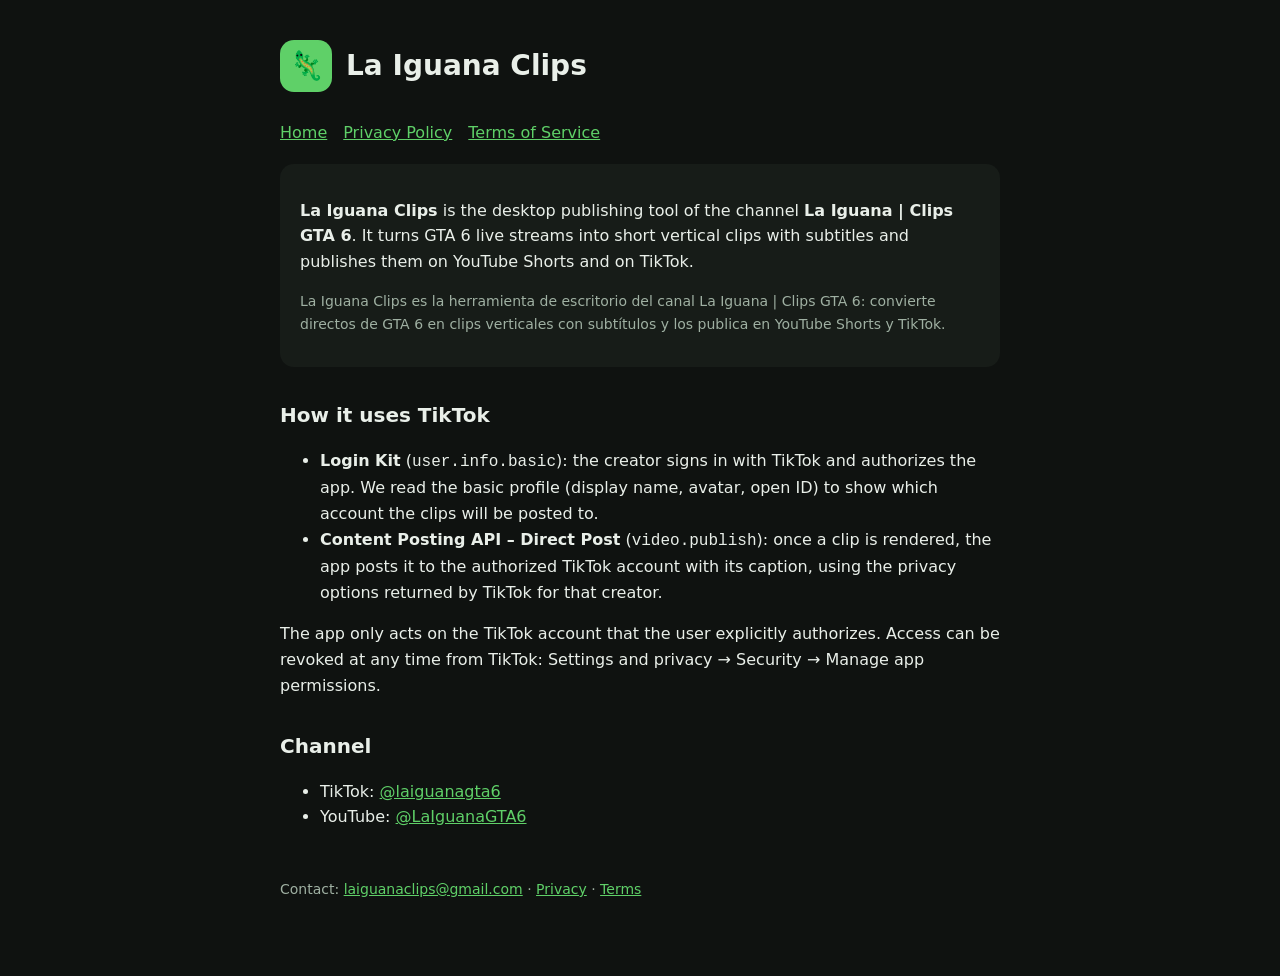
<file: index.html>
<!DOCTYPE html>
<html lang="en">
<head>
<meta charset="utf-8">
<meta name="viewport" content="width=device-width,initial-scale=1">
<title>La Iguana Clips</title>
<link rel="stylesheet" href="style.css">
</head>
<body>
<main>
<header><div class="logo">🦎</div><h1>La Iguana Clips</h1></header>
<nav><a href="./">Home</a><a href="privacy.html">Privacy Policy</a><a href="terms.html">Terms of Service</a></nav>

<div class="card">
<p><strong>La Iguana Clips</strong> is the desktop publishing tool of the channel <strong>La Iguana | Clips GTA 6</strong>. It turns GTA 6 live streams into short vertical clips with subtitles and publishes them on YouTube Shorts and on TikTok.</p>
<p class="mut">La Iguana Clips es la herramienta de escritorio del canal La Iguana | Clips GTA 6: convierte directos de GTA 6 en clips verticales con subtítulos y los publica en YouTube Shorts y TikTok.</p>
</div>

<h2>How it uses TikTok</h2>
<ul>
<li><strong>Login Kit</strong> (<code>user.info.basic</code>): the creator signs in with TikTok and authorizes the app. We read the basic profile (display name, avatar, open ID) to show which account the clips will be posted to.</li>
<li><strong>Content Posting API – Direct Post</strong> (<code>video.publish</code>): once a clip is rendered, the app posts it to the authorized TikTok account with its caption, using the privacy options returned by TikTok for that creator.</li>
</ul>
<p>The app only acts on the TikTok account that the user explicitly authorizes. Access can be revoked at any time from TikTok: Settings and privacy → Security → Manage app permissions.</p>

<h2>Channel</h2>
<ul>
<li>TikTok: <a href="https://www.tiktok.com/@laiguanagta6">@laiguanagta6</a></li>
<li>YouTube: <a href="https://www.youtube.com/@LaIguanaGTA6">@LaIguanaGTA6</a></li>
</ul>

<footer>Contact: <a href="mailto:laiguanaclips@gmail.com">laiguanaclips@gmail.com</a> · <a href="privacy.html">Privacy</a> · <a href="terms.html">Terms</a></footer>
</main>
</body>
</html>
</file>
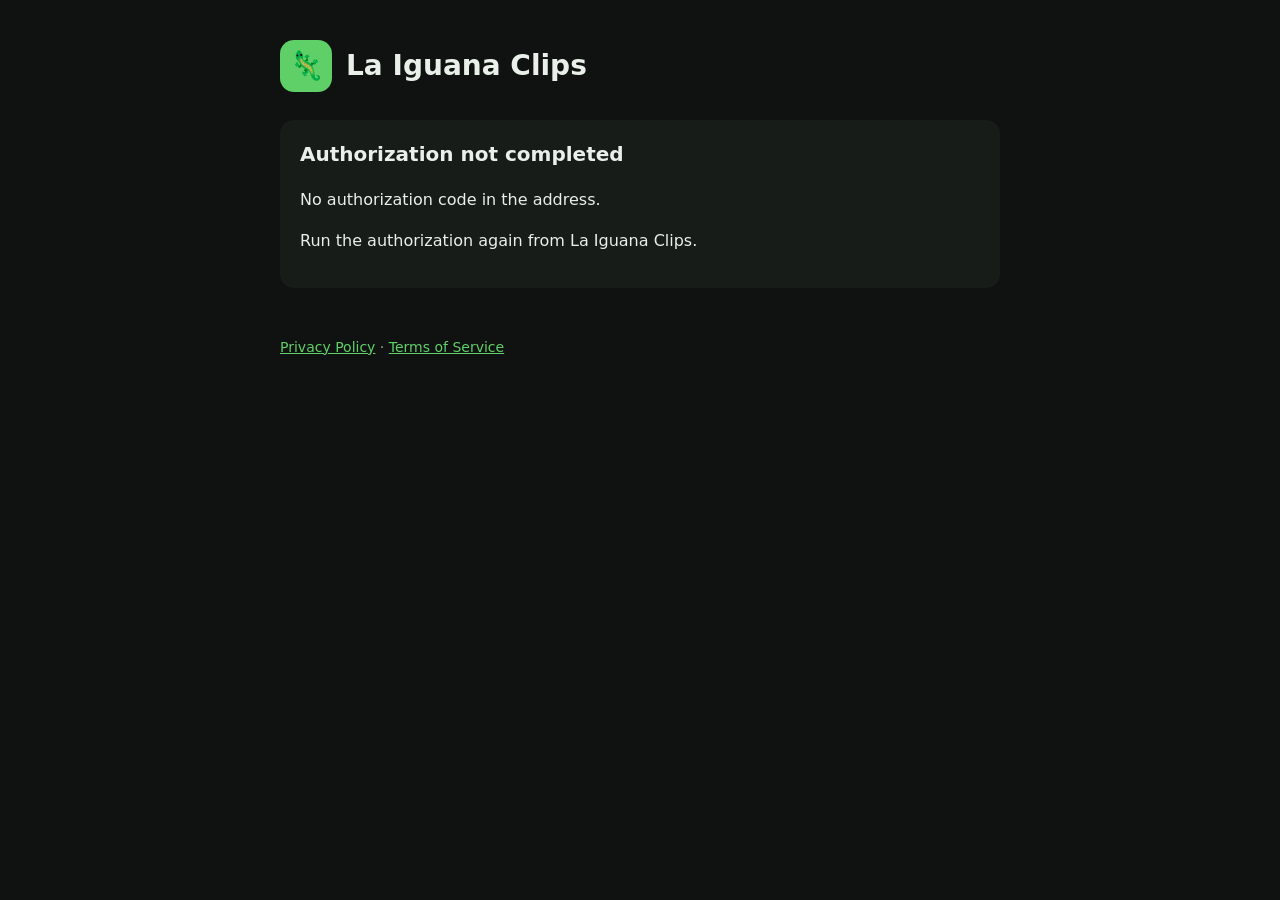
<file: callback.html>
<!DOCTYPE html>
<html lang="en">
<head>
<meta charset="utf-8">
<meta name="viewport" content="width=device-width,initial-scale=1">
<title>TikTok connected – La Iguana Clips</title>
<link rel="stylesheet" href="./style.css">
</head>
<body>
<main>
<header><div class="logo">🦎</div><h1>La Iguana Clips</h1></header>
<div class="card" id="ok" hidden>
<h2 style="margin-top:0">✅ TikTok authorization received</h2>
<p>Copy this address and paste it into the La Iguana Clips window to finish connecting your account.</p>
<p class="mut">Copia esta dirección y pégala en la ventana de La Iguana Clips para terminar de conectar tu cuenta.</p>
<textarea id="url" readonly></textarea>
<p><button id="copy">Copy / Copiar</button> <span id="done" class="mut"></span></p>
</div>
<div class="card" id="err" hidden>
<h2 style="margin-top:0">Authorization not completed</h2>
<p id="errmsg"></p>
<p>Run the authorization again from La Iguana Clips.</p>
</div>
<footer><a href="./privacy.html">Privacy Policy</a> · <a href="./terms.html">Terms of Service</a></footer>
</main>
<script>
const q = new URLSearchParams(location.search);
if (q.get('code')) {
  document.getElementById('ok').hidden = false;
  // Si el panel de La Iguana Clips está abierto en este PC, le pasamos la autorización directamente.
  fetch('http://127.0.0.1:8765/api/estado', {mode: 'no-cors'})
    .then(() => location.replace('http://127.0.0.1:8765/callback' + location.search))
    .catch(() => {});
  const t = document.getElementById('url'); t.value = location.href;
  document.getElementById('copy').onclick = async () => {
    try { await navigator.clipboard.writeText(location.href); } catch (e) { t.select(); document.execCommand('copy'); }
    document.getElementById('done').textContent = 'Copied ✓';
  };
} else {
  document.getElementById('err').hidden = false;
  document.getElementById('errmsg').textContent = q.get('error_description') || q.get('error') || 'No authorization code in the address.';
}
</script>
</body>
</html>
</file>
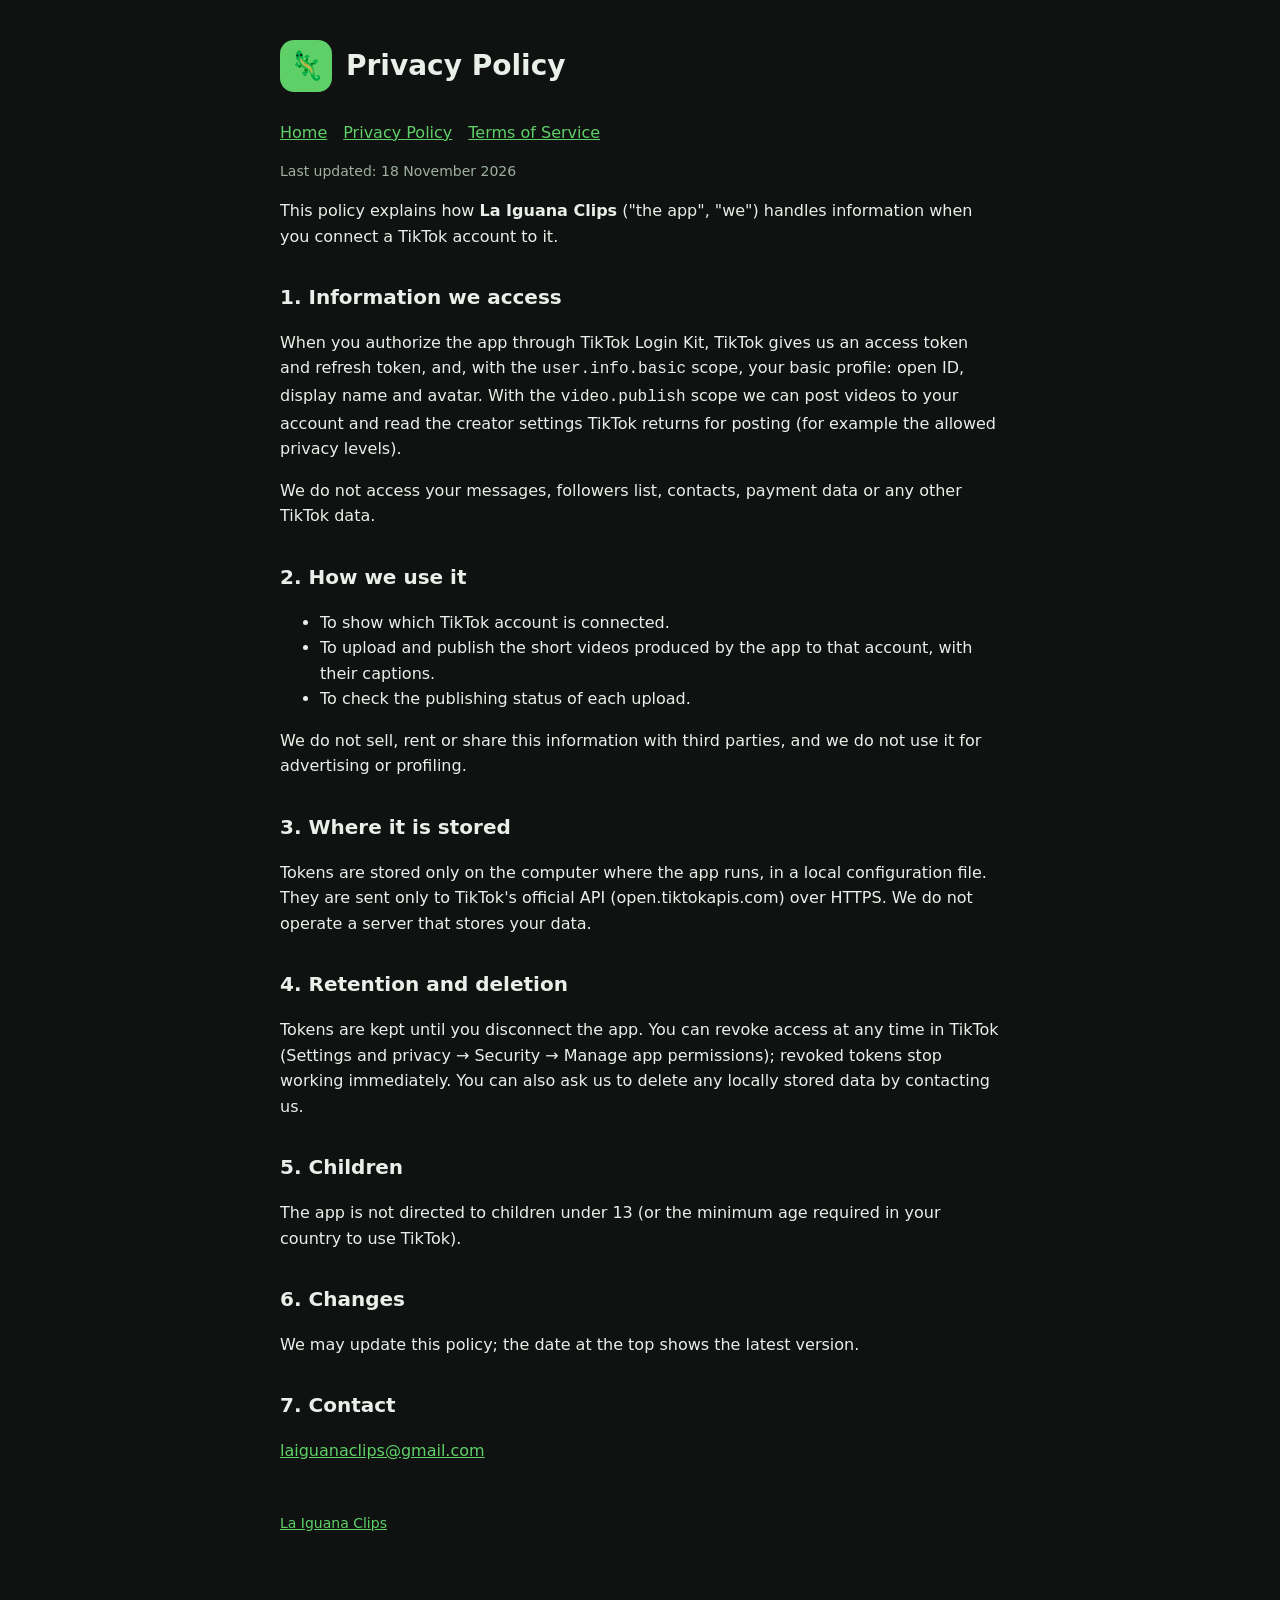
<file: privacy.html>
<!DOCTYPE html>
<html lang="en">
<head>
<meta charset="utf-8">
<meta name="viewport" content="width=device-width,initial-scale=1">
<title>Privacy Policy – La Iguana Clips</title>
<link rel="stylesheet" href="style.css">
</head>
<body>
<main>
<header><div class="logo">🦎</div><h1>Privacy Policy</h1></header>
<nav><a href="./">Home</a><a href="privacy.html">Privacy Policy</a><a href="terms.html">Terms of Service</a></nav>
<p class="mut">Last updated: 18 November 2026</p>

<p>This policy explains how <strong>La Iguana Clips</strong> ("the app", "we") handles information when you connect a TikTok account to it.</p>

<h2>1. Information we access</h2>
<p>When you authorize the app through TikTok Login Kit, TikTok gives us an access token and refresh token, and, with the <code>user.info.basic</code> scope, your basic profile: open ID, display name and avatar. With the <code>video.publish</code> scope we can post videos to your account and read the creator settings TikTok returns for posting (for example the allowed privacy levels).</p>
<p>We do not access your messages, followers list, contacts, payment data or any other TikTok data.</p>

<h2>2. How we use it</h2>
<ul>
<li>To show which TikTok account is connected.</li>
<li>To upload and publish the short videos produced by the app to that account, with their captions.</li>
<li>To check the publishing status of each upload.</li>
</ul>
<p>We do not sell, rent or share this information with third parties, and we do not use it for advertising or profiling.</p>

<h2>3. Where it is stored</h2>
<p>Tokens are stored only on the computer where the app runs, in a local configuration file. They are sent only to TikTok's official API (open.tiktokapis.com) over HTTPS. We do not operate a server that stores your data.</p>

<h2>4. Retention and deletion</h2>
<p>Tokens are kept until you disconnect the app. You can revoke access at any time in TikTok (Settings and privacy → Security → Manage app permissions); revoked tokens stop working immediately. You can also ask us to delete any locally stored data by contacting us.</p>

<h2>5. Children</h2>
<p>The app is not directed to children under 13 (or the minimum age required in your country to use TikTok).</p>

<h2>6. Changes</h2>
<p>We may update this policy; the date at the top shows the latest version.</p>

<h2>7. Contact</h2>
<p><a href="mailto:laiguanaclips@gmail.com">laiguanaclips@gmail.com</a></p>

<footer><a href="./">La Iguana Clips</a></footer>
</main>
</body>
</html>
</file>
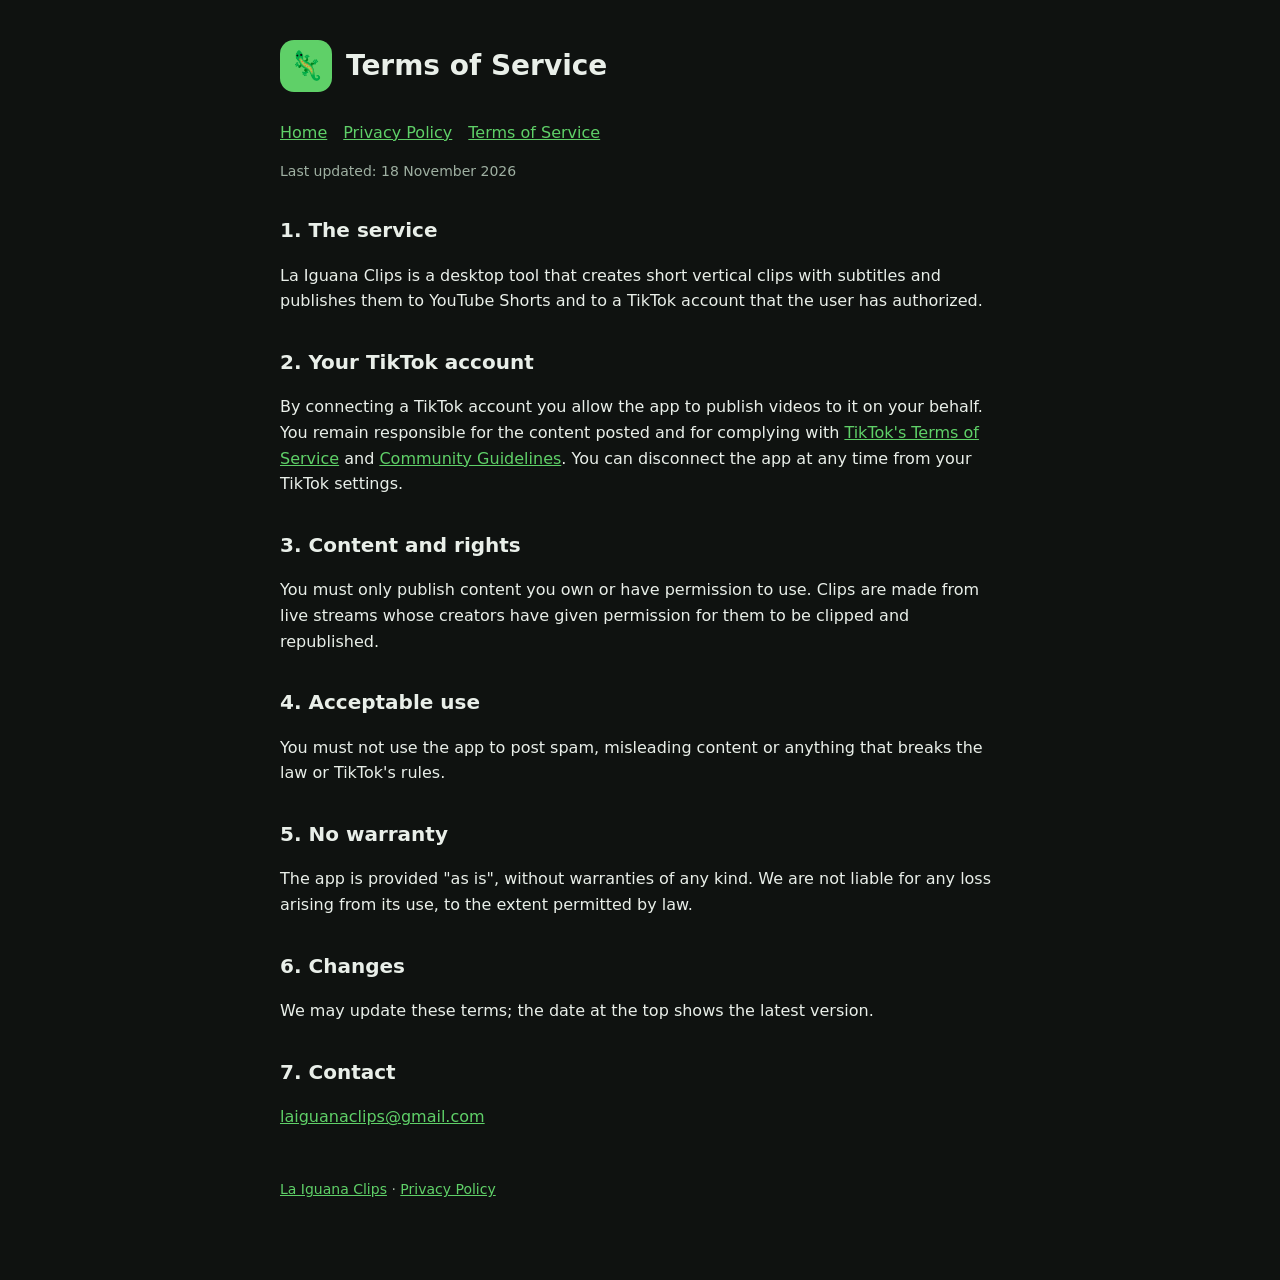
<file: terms.html>
<!DOCTYPE html>
<html lang="en">
<head>
<meta charset="utf-8">
<meta name="viewport" content="width=device-width,initial-scale=1">
<title>Terms of Service – La Iguana Clips</title>
<link rel="stylesheet" href="style.css">
</head>
<body>
<main>
<header><div class="logo">🦎</div><h1>Terms of Service</h1></header>
<nav><a href="./">Home</a><a href="privacy.html">Privacy Policy</a><a href="terms.html">Terms of Service</a></nav>
<p class="mut">Last updated: 18 November 2026</p>

<h2>1. The service</h2>
<p>La Iguana Clips is a desktop tool that creates short vertical clips with subtitles and publishes them to YouTube Shorts and to a TikTok account that the user has authorized.</p>

<h2>2. Your TikTok account</h2>
<p>By connecting a TikTok account you allow the app to publish videos to it on your behalf. You remain responsible for the content posted and for complying with <a href="https://www.tiktok.com/legal/terms-of-service">TikTok's Terms of Service</a> and <a href="https://www.tiktok.com/community-guidelines">Community Guidelines</a>. You can disconnect the app at any time from your TikTok settings.</p>

<h2>3. Content and rights</h2>
<p>You must only publish content you own or have permission to use. Clips are made from live streams whose creators have given permission for them to be clipped and republished.</p>

<h2>4. Acceptable use</h2>
<p>You must not use the app to post spam, misleading content or anything that breaks the law or TikTok's rules.</p>

<h2>5. No warranty</h2>
<p>The app is provided "as is", without warranties of any kind. We are not liable for any loss arising from its use, to the extent permitted by law.</p>

<h2>6. Changes</h2>
<p>We may update these terms; the date at the top shows the latest version.</p>

<h2>7. Contact</h2>
<p><a href="mailto:laiguanaclips@gmail.com">laiguanaclips@gmail.com</a></p>

<footer><a href="./">La Iguana Clips</a> · <a href="privacy.html">Privacy Policy</a></footer>
</main>
</body>
</html>
</file>
<file: style.css>
:root{--bg:#0f1210;--fg:#e9efe9;--mut:#9fb0a2;--acc:#5fd068;--card:#171c18}
*{box-sizing:border-box}body{margin:0;background:var(--bg);color:var(--fg);font:16px/1.6 system-ui,-apple-system,Segoe UI,Roboto,sans-serif}
main{max-width:760px;margin:0 auto;padding:40px 20px 80px}
header{display:flex;align-items:center;gap:14px;margin-bottom:28px}
.logo{width:52px;height:52px;border-radius:14px;background:var(--acc);display:grid;place-items:center;font-size:28px}
h1{font-size:28px;margin:0}h2{font-size:20px;margin-top:32px}
a{color:var(--acc)}nav a{margin-right:16px}
.card{background:var(--card);border-radius:14px;padding:18px 20px;margin:18px 0}
.mut{color:var(--mut);font-size:14px}code,textarea{font-family:ui-monospace,Consolas,monospace}
textarea{width:100%;min-height:90px;background:#0b0e0c;color:var(--fg);border:1px solid #2a332c;border-radius:10px;padding:10px}
button{background:var(--acc);color:#0b0e0c;border:0;border-radius:10px;padding:10px 18px;font-weight:600;cursor:pointer}
footer{margin-top:48px;color:var(--mut);font-size:14px}
</file>
